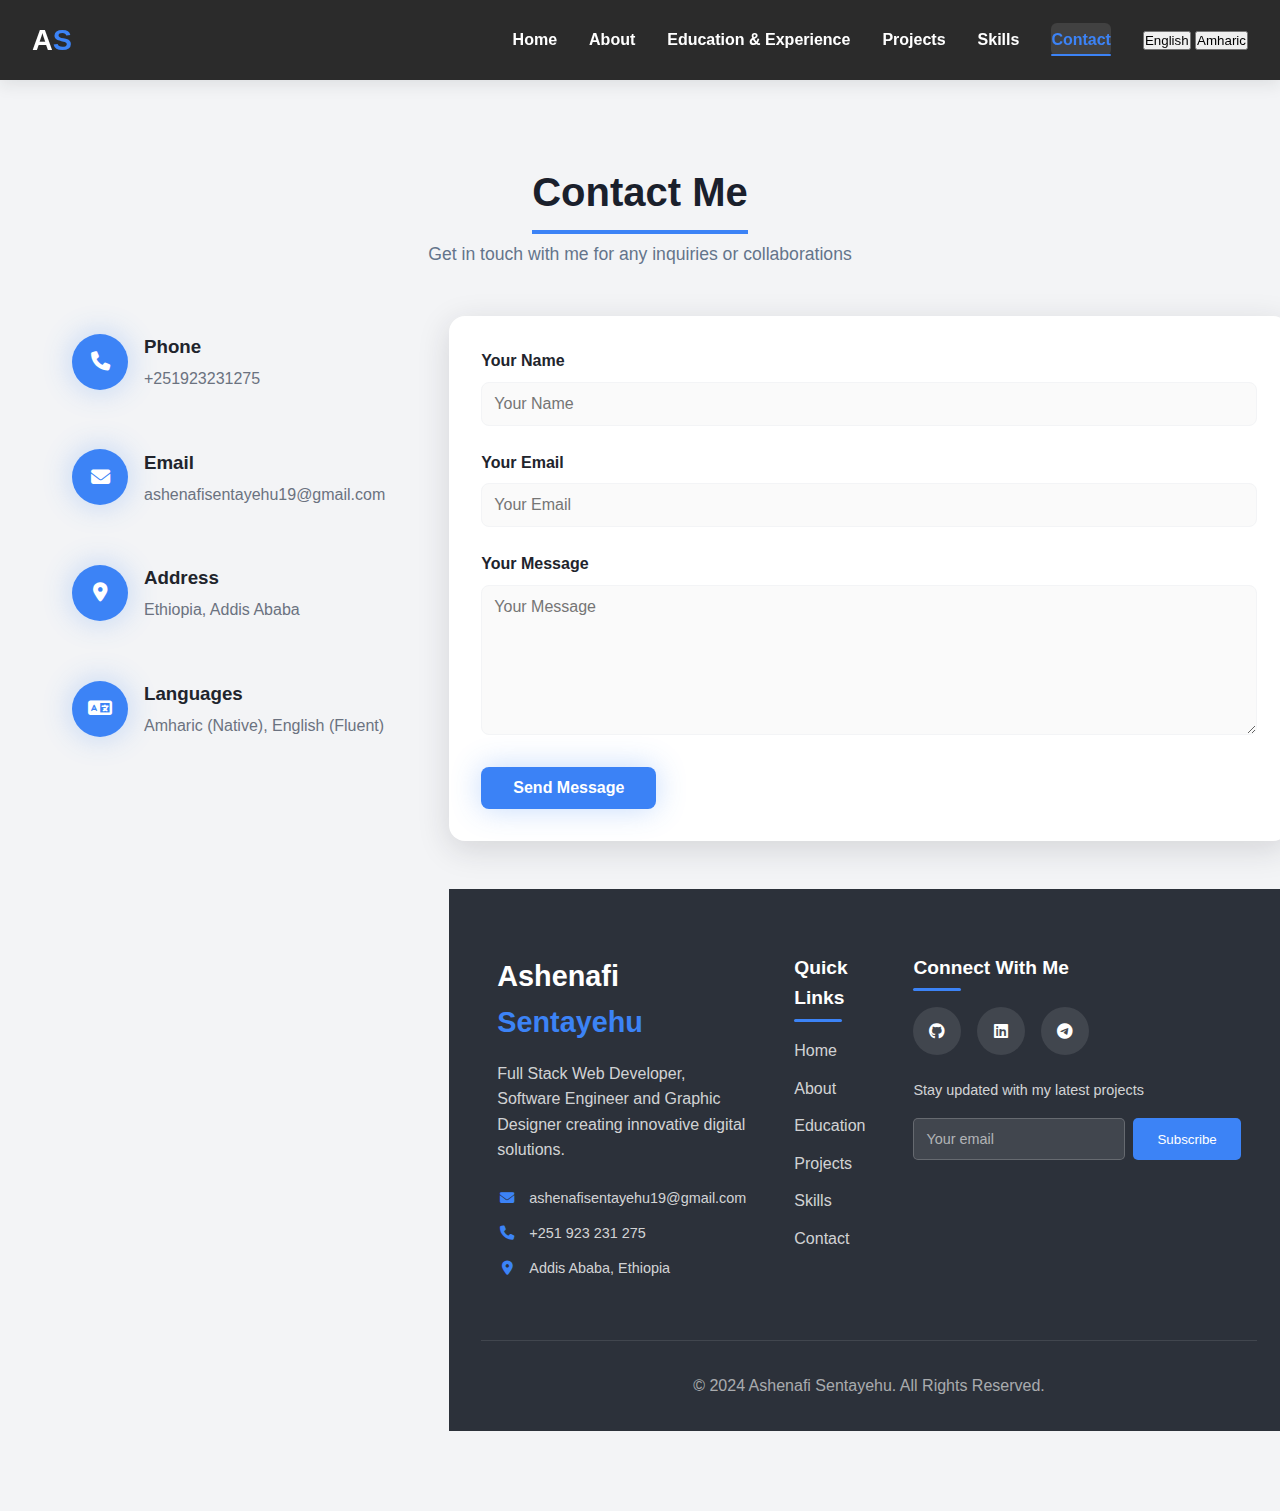
<file: pages/contact.html>
<!DOCTYPE html>
<html lang="en">
<head>
    <meta charset="UTF-8">
    <meta name="viewport" content="width=device-width, initial-scale=1.0">
    <title>Contact Me - Ashenafi Sentayehu</title>
    <meta name="description" content="Contact Ashenafi Sentayehu - Full Stack Web Developer, Software Engineer and Graphic Designer">
    
    <link rel="stylesheet" href="https://cdnjs.cloudflare.com/ajax/libs/font-awesome/6.4.0/css/all.min.css">
    <link rel="stylesheet" href="../css/style.css">
    <link rel="stylesheet" href="../css/header.css">
    <link rel="stylesheet" href="../css/contact.css">
    <link rel="stylesheet" href="../css/footer.css">
       <link rel="stylesheet" href="../css/responsive.css">
</head>
<body>
    <!-- Header -->
    <header id="header">
        <nav>
            <a href="../index.html" class="logo">A<span>S</span></a>
            <ul class="nav-links" id="navLinks">
                <li><a href="../index.html" data-original-text="Home">Home</a></li>
                <li><a href="about.html" data-original-text="About">About</a></li>
                <li><a href="education.html" data-original-text="Education & Experience">Education & Experience</a></li>
                <li><a href="projects.html" data-original-text="Projects">Projects</a></li>
                <li><a href="skills.html" data-original-text="Skills">Skills</a></li>
                <li><a href="contact.html" class="active" data-original-text="Contact">Contact</a></li>
                <li class="language-switcher">
                    <button class="language-btn active" data-lang="en">English</button>
                    <button class="language-btn" data-lang="am">Amharic</button>
                </li>
            </ul>
            <div class="hamburger" id="hamburger">
                <i class="fas fa-bars"></i>
            </div>
        </nav>
    </header>

    <!-- Contact Section -->
    <section class="contact-section" id="contact">
        <div class="container">
            <div class="section-title">
                <h2 data-en="Contact Me" data-am="ያግኙኝ">Contact Me</h2>
                <p data-en="Get in touch with me for any inquiries or collaborations" data-am="ለማንኛውም ጥያቄ ወይም ትብብር አግኙኝ">Get in touch with me for any inquiries or collaborations</p>
            </div>
            <div class="contact-content">
                <!-- Contact Info -->
                <div class="contact-info">
                    <div class="contact-item">
                        <div class="contact-icon"><i class="fas fa-phone"></i></div>
                        <div>
                            <h3 data-en="Phone" data-am="ስልክ">Phone</h3>
                            <p>+251923231275</p>
                        </div>
                    </div>
                    <div class="contact-item">
                        <div class="contact-icon"><i class="fas fa-envelope"></i></div>
                        <div>
                            <h3 data-en="Email" data-am="ኢሜይል">Email</h3>
                            <p>ashenafisentayehu19@gmail.com</p>
                        </div>
                    </div>
                    <div class="contact-item">
                        <div class="contact-icon"><i class="fas fa-map-marker-alt"></i></div>
                        <div>
                            <h3 data-en="Address" data-am="አድራሻ">Address</h3>
                            <p data-en="Ethiopia, Addis Ababa" data-am="ኢትዮጵያ፣ አዲስ አበባ">Ethiopia, Addis Ababa</p>
                        </div>
                    </div>
                    <div class="contact-item">
                        <div class="contact-icon"><i class="fas fa-language"></i></div>
                        <div>
                            <h3 data-en="Languages" data-am="ቋንቋዎች">Languages</h3>
                            <p data-en="Amharic (Native), English (Fluent)" data-am="አማርኛ (የእናት)፣ እንግሊዝኛ (ፈሳሽ)">Amharic (Native), English (Fluent)</p>
                        </div>
                    </div>
                </div>

               <form class="contact-form"
      action="https://formsubmit.co/ashenafisentayehu19@gmail.com"
      method="POST">

    <!-- Redirect after successful submit -->
    <input type="hidden" name="_next" value="https://ashenafi-sentayehu-portfolio.netlify.app/success.html">

    <!-- Disable captcha -->
    <input type="hidden" name="_captcha" value="false">

    <!-- Optional: Make the email look clean (table style) -->
    <input type="hidden" name="_template" value="table">

    <div class="form-group">
        <label for="name" data-en="Your Name" data-am="ስምዎ">Your Name</label>
        <input type="text" id="name" name="name" class="form-control" placeholder="Enter your name" required>
    </div>

    <div class="form-group">
        <label for="email" data-en="Your Email" data-am="ኢሜይልዎ">Your Email</label>
        <input type="email" id="email" name="email" class="form-control" placeholder="Enter your email" required>
    </div>

    <div class="form-group">
        <label for="message" data-en="Your Message" data-am="መልእክትዎ">Your Message</label>
        <textarea id="message" name="message" class="form-control" placeholder="Write your message" required></textarea>
    </div>

    <button type="submit" class="btn btn-primary" data-en="Send Message" data-am="መልእክት ይላኩ">Send Message</button>
</form>

<!-- Success Message -->
<div class="msg" id="successMessage"></div>


    <!-- Footer Container -->
    <div id="footer-container"></div>

    <script src="../js/main.js"></script>
    <script src="../js/navigation.js"></script>
    <script src="../js/animations.js"></script>
    <script src="../js/language-switcher.js"></script>
    
    <script>
        // Load footer using fetch
        document.addEventListener('DOMContentLoaded', function() {
            fetch('footer.html')
                .then(response => response.text())
                .then(data => {
                    document.getElementById('footer-container').innerHTML = data;
                    // Initialize footer functionality after loading
                    if (window.updateFooterLanguage) {
                        window.updateFooterLanguage();
                    }
                })
                .catch(error => {
                    console.error('Error loading footer:', error);
                });

            // Mobile Navigation Toggle
            const hamburger = document.getElementById('hamburger');
            const navLinks = document.getElementById('navLinks');

            hamburger.addEventListener('click', () => {
                navLinks.classList.toggle('active');
            });

            // Close mobile menu when clicking on a link
            document.querySelectorAll('.nav-links a').forEach(link => {
                link.addEventListener('click', () => {
                    navLinks.classList.remove('active');
                });
            });

            // Header scroll effect
            const header = document.getElementById('header');
            window.addEventListener('scroll', () => {
                if (window.scrollY > 50) {
                    header.classList.add('scrolled');
                } else {
                    header.classList.remove('scrolled');
                }
            });

            // Form submission message
            const form = document.querySelector(".contact-form");
            const msg = document.getElementById("successMessage");

            form.addEventListener("submit", () => {
                const currentLang = localStorage.getItem('preferredLanguage') || 'en';
                // Show success message immediately
                const successText = currentLang === 'en' 
                    ? 'Message sent successfully!' 
                    : 'መልእክት ተልኳል!';
                msg.textContent = successText;
                msg.style.display = "block";
                
                // Hide message after 3 seconds
                setTimeout(() => {
                    msg.style.display = "none";
                }, 3000);
            });

            // Scroll animations
            const observerOptions = {
                threshold: 0.1,
                rootMargin: '0px 0px -50px 0px'
            };

            const observer = new IntersectionObserver((entries) => {
                entries.forEach(entry => {
                    if (entry.isIntersecting) {
                        entry.target.classList.add('visible');
                        
                        // Animate child elements with delays
                        if (entry.target.classList.contains('contact-info')) {
                            const contactItems = entry.target.querySelectorAll('.contact-item');
                            contactItems.forEach((item, index) => {
                                setTimeout(() => {
                                    item.classList.add('visible');
                                }, 100 * index);
                            });
                        }
                        
                        if (entry.target.classList.contains('contact-form')) {
                            entry.target.classList.add('visible');
                        }
                    }
                });
            }, observerOptions);

            // Observe all animatable elements
            document.querySelectorAll('section, .section-title, .contact-info, .contact-form').forEach(element => {
                observer.observe(element);
            });
        });
    </script>
</body>

</html>
</file>
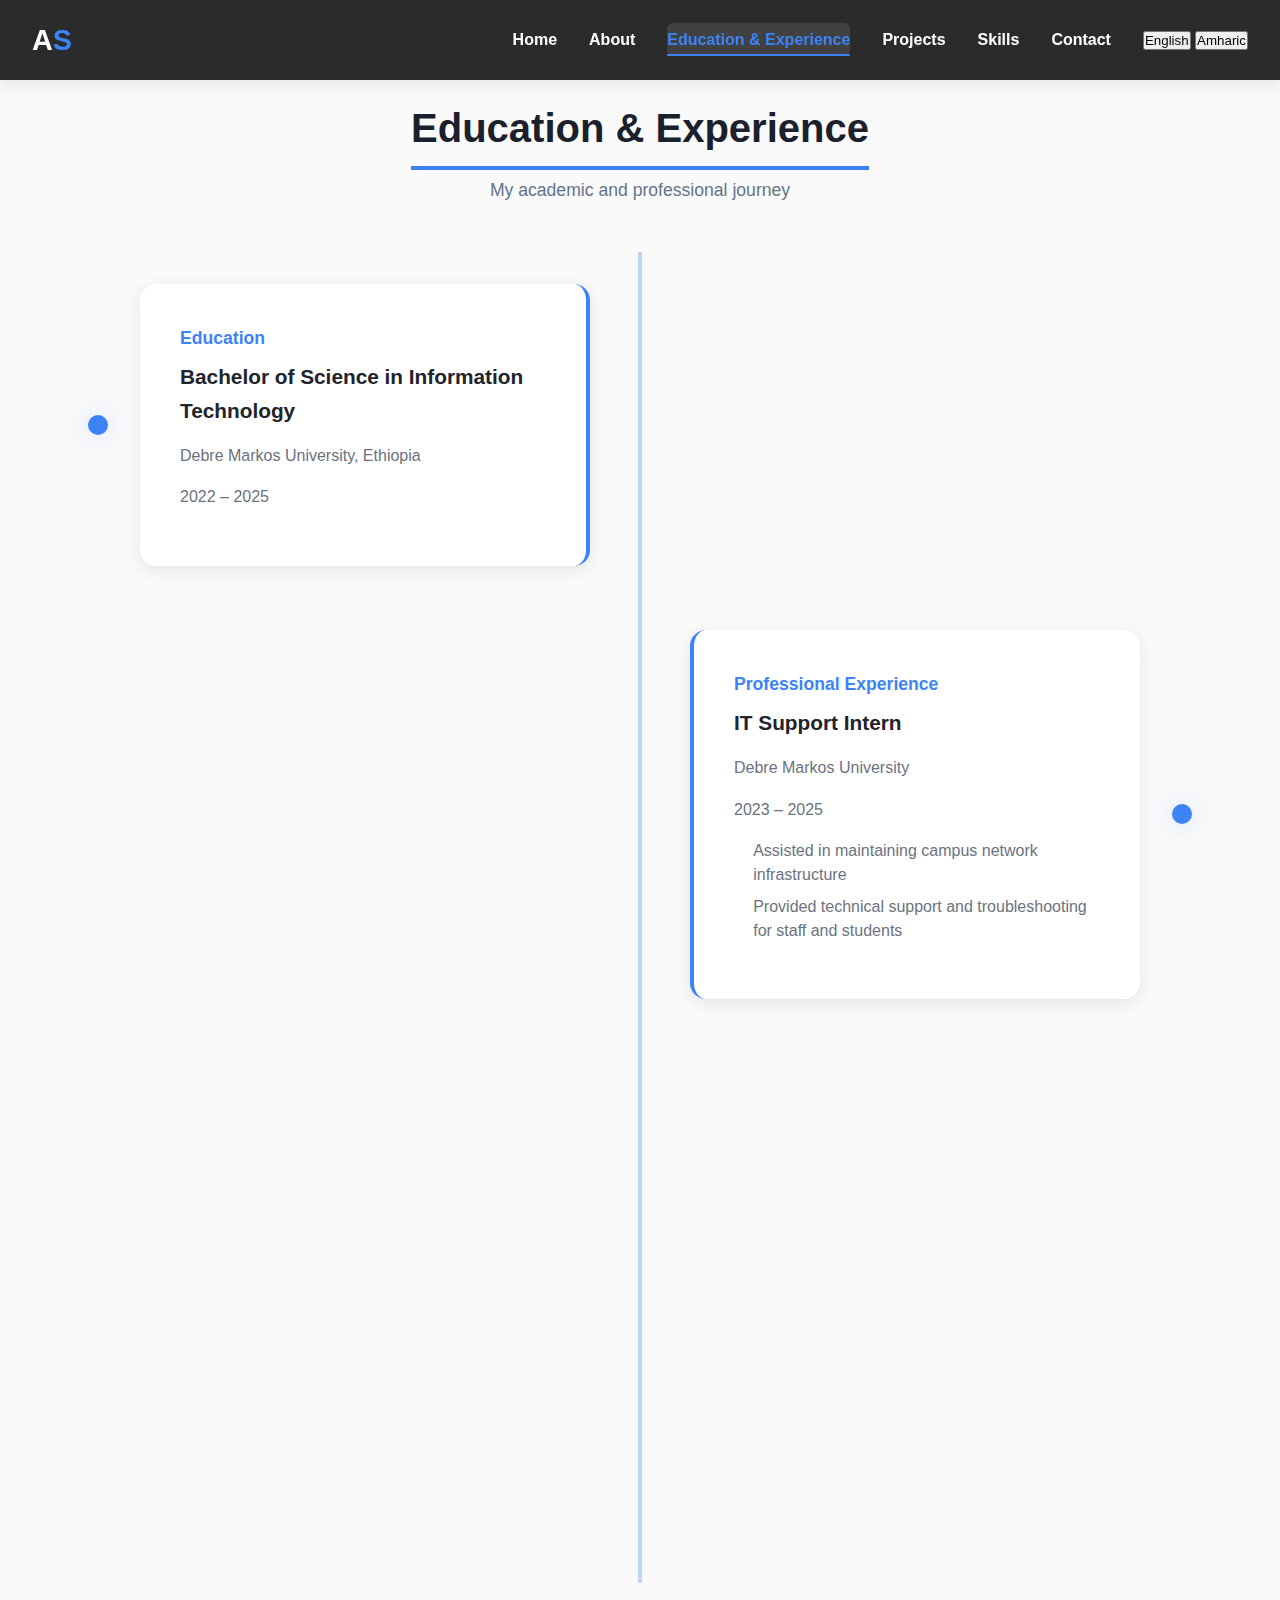
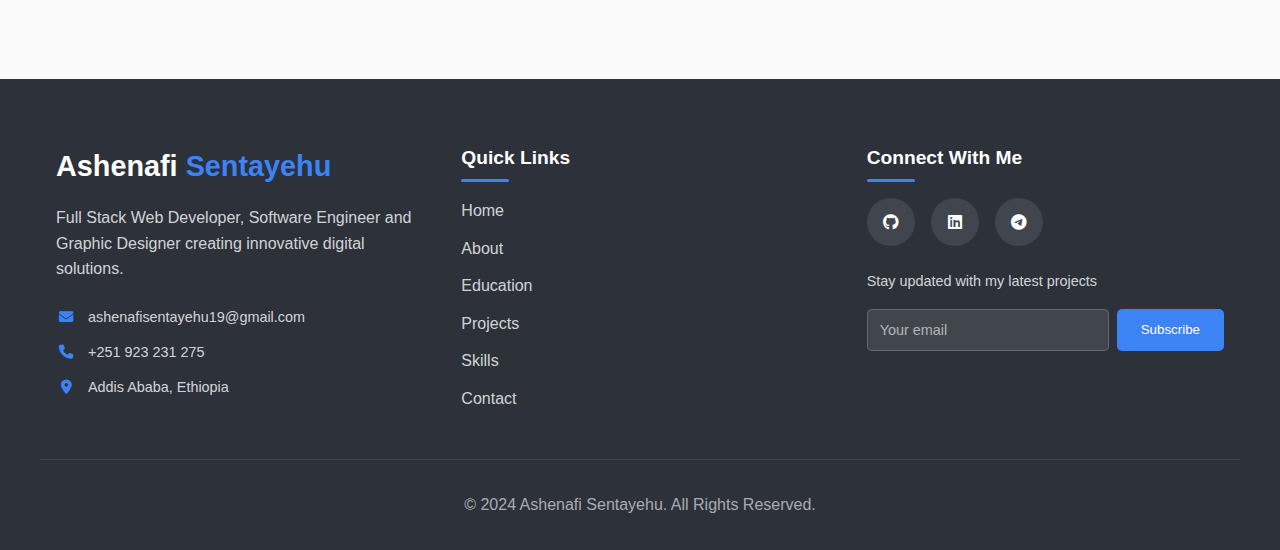
<file: pages/education.html>
<!DOCTYPE html>
<html lang="en">
<head>
    <meta charset="UTF-8">
    <meta name="viewport" content="width=device-width, initial-scale=1.0">
    <title>Education & Experience - Ashenafi Sentayehu</title>
    <meta name="description" content="Education background and professional experience of Ashenafi Sentayehu">
    
    <link rel="stylesheet" href="https://cdnjs.cloudflare.com/ajax/libs/font-awesome/6.4.0/css/all.min.css">
    <link rel="stylesheet" href="../css/style.css">
    <link rel="stylesheet" href="../css/header.css">
    <link rel="stylesheet" href="../css/education.css">
    <link rel="stylesheet" href="../css/footer.css">
</head>
<body>
    <!-- Header -->
    <header id="header">
        <nav>
            <a href="../index.html" class="logo">A<span>S</span></a>
            <ul class="nav-links" id="navLinks">
                <li><a href="../index.html" data-original-text="Home">Home</a></li>
                <li><a href="about.html" data-original-text="About">About</a></li>
                <li><a href="education.html" class="active" data-original-text="Education & Experience">Education & Experience</a></li>
                <li><a href="projects.html" data-original-text="Projects">Projects</a></li>
                <li><a href="skills.html" data-original-text="Skills">Skills</a></li>
                <li><a href="contact.html" data-original-text="Contact">Contact</a></li>
                <li class="language-switcher">
                    <button class="language-btn active" data-lang="en">English</button>
                    <button class="language-btn" data-lang="am">Amharic</button>
                </li>
            </ul>
            <div class="hamburger" id="hamburger">
                <i class="fas fa-bars"></i>
            </div>
        </nav>
    </header>

    <!-- Education & Experience Section -->
    <section id="education">
        <div class="container">
            <div class="section-title">
                <h2 data-en="Education & Experience" data-am="ትምህርት እና ልምድ">Education & Experience</h2>
                <p data-en="My academic and professional journey" data-am="የእኔ የትምህርት እና ሙያዊ ጉዞ">My academic and professional journey</p>
            </div>

            <div class="timeline">
                <!-- Education -->
                <div class="timeline-item">
                    <div class="timeline-content">
                        <h3 data-en="Education" data-am="ትምህርት">Education</h3>
                        <h4 data-en="Bachelor of Science in Information Technology" 
                            data-am="የሳይንስ ባችለር በመረጃ ቴክኖሎጂ">Bachelor of Science in Information Technology</h4>
                        <p data-en="Debre Markos University, Ethiopia" data-am="ደብረ ማርቆስ ዩኒቨርሲቲ፣ ኢትዮጵያ">Debre Markos University, Ethiopia</p>
                        <p>2022 – 2025</p>
                    </div>
                </div>

                <!-- Experience 1 -->
                <div class="timeline-item">
                    <div class="timeline-content">
                        <h3 data-en="Professional Experience" data-am="ሙያዊ ልምድ">Professional Experience</h3>
                        <h4 data-en="IT Support Intern" data-am="የመረጃ ቴክኖሎጂ ድጋፍ ልምምድ">IT Support Intern</h4>
                        <p data-en="Debre Markos University" data-am="ደብረ ማርቆስ ዩኒቨርሲቲ">Debre Markos University</p>
                        <p>2023 – 2025</p>
                        <ul>
                            <li data-en="Assisted in maintaining campus network infrastructure" 
                                data-am="የካምፓስ ኔትወርክ መሠረተ ልማት በመጠበቅ ረድቻለሁ">
                                Assisted in maintaining campus network infrastructure</li>
                            <li data-en="Provided technical support and troubleshooting for staff and students" 
                                data-am="ለሠራተኞች እና ተማሪዎች ቴክኒካል ድጋፍ እና ችግር መፍትሄ ሰጪ ነበር">
                                Provided technical support and troubleshooting for staff and students</li>
                        </ul>
                    </div>
                </div>

                <!-- Experience 2 -->
                <div class="timeline-item">
                    <div class="timeline-content">
                        <h3 data-en="Professional Experience" data-am="ሙያዊ ልምድ">Professional Experience</h3>
                        <h4 data-en="Full Stack Developer" data-am="ፉል ስታክ አበልጻጊ">Full Stack Developer</h4>
                        <p data-en="Prime Milston" data-am="ፕራይም ሚልስተን">Prime Milston</p>
                        <p>2023 – Present</p>
                        <ul>
                            <li data-en="Developed and maintained responsive web applications" 
                                data-am="ምላሽ የሚሰጡ ዌብ መተግበሪያዎችን አዘጋጅቻለሁ እና አሳልፌአለሁ">
                                Developed and maintained responsive web applications</li>
                            <li data-en="Collaborated with cross-functional teams to deliver high-quality software solutions" 
                                data-am="ከፍተኛ ጥራት ያላቸው የሶፍትዌር መፍትሄዎችን ለማቅረብ ከተለያዩ ቡድኖች ጋር ተባብሬ ሰርቻለሁ">
                                Collaborated with cross-functional teams to deliver high-quality software solutions</li>
                            <li data-en="Implemented modern UI/UX designs and optimized application performance" 
                                data-am="ዘመናዊ UI/UX ዲዛይኖችን አፈጻጸምኩ እና የመተግበሪያ አፈጻጸምን አሻሽቻለሁ">
                                Implemented modern UI/UX designs and optimized application performance</li>
                        </ul>
                    </div>
                </div>
            </div>
        </div>
    </section>

    <!-- Footer Container -->
    <div id="footer-container"></div>

    <script src="../js/main.js"></script>
    <script src="../js/navigation.js"></script>
    <script src="../js/animations.js"></script>
    <script src="../js/language-switcher.js"></script>
    
    <script>
        // Load footer using fetch
        document.addEventListener('DOMContentLoaded', function() {
            fetch('footer.html')
                .then(response => response.text())
                .then(data => {
                    document.getElementById('footer-container').innerHTML = data;
                    // Initialize footer functionality after loading
                    if (window.updateFooterLanguage) {
                        window.updateFooterLanguage();
                    }
                })
                .catch(error => {
                    console.error('Error loading footer:', error);
                });

            // Timeline animation
            const timelineItems = document.querySelectorAll('.timeline-item');
            
            function checkTimelineItems() {
                const triggerBottom = window.innerHeight * 0.8;
                
                timelineItems.forEach(item => {
                    const itemTop = item.getBoundingClientRect().top;
                    
                    if (itemTop < triggerBottom) {
                        item.classList.add('visible');
                    } else {
                        item.classList.remove('visible');
                    }
                });
            }
            
            // Initial check
            checkTimelineItems();
            
            // Check on scroll
            window.addEventListener('scroll', checkTimelineItems);
        });
    </script>
</body>
</html>
</file>
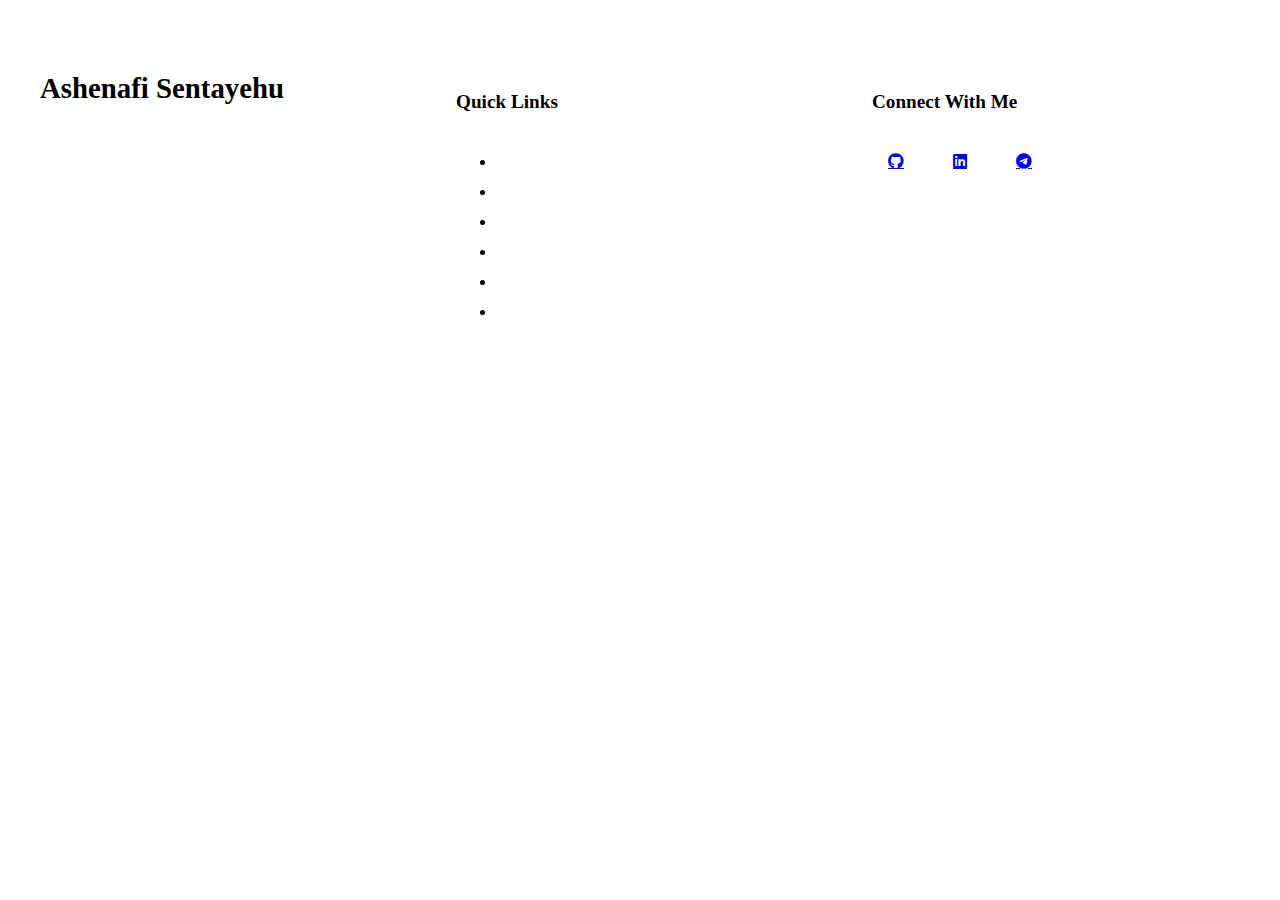
<file: pages/footer.html>
<!DOCTYPE html>
<html lang="en">
<head>
    <meta charset="UTF-8">
    <meta name="viewport" content="width=device-width, initial-scale=1.0">
    <title>Footer - Ashenafi Sentayehu</title>
    <link rel="stylesheet" href="../css/footer.css">
    <link rel="stylesheet" href="https://cdnjs.cloudflare.com/ajax/libs/font-awesome/6.4.0/css/all.min.css">
    <style>
        /* Additional footer styles */
        .footer-contact {
            margin-top: 1.5rem;
        }

        .footer-contact p {
            display: flex;
            align-items: center;
            margin-bottom: 0.75rem;
            color: rgba(255, 255, 255, 0.8);
            font-size: 0.9rem;
        }

        .footer-contact i {
            color: var(--primary);
            margin-right: 0.75rem;
            width: 20px;
            text-align: center;
        }

        .footer-newsletter {
            margin-top: 1.5rem;
        }

        .footer-newsletter p {
            color: rgba(255, 255, 255, 0.8);
            margin-bottom: 1rem;
            font-size: 0.9rem;
        }

        .newsletter-form {
            display: flex;
            gap: 0.5rem;
        }

        .newsletter-input {
            flex: 1;
            padding: 0.75rem;
            border: 1px solid rgba(255, 255, 255, 0.2);
            border-radius: 5px;
            background: rgba(255, 255, 255, 0.1);
            color: var(--primary-foreground);
            font-size: 0.9rem;
            transition: var(--transition);
        }

        .newsletter-input:focus {
            outline: none;
            border-color: var(--primary);
        }

        .newsletter-input::placeholder {
            color: rgba(255, 255, 255, 0.6);
        }

        .newsletter-btn {
            padding: 0.75rem 1.5rem;
            background: var(--primary);
            color: white;
            border: none;
            border-radius: 5px;
            cursor: pointer;
            transition: var(--transition);
            font-weight: 500;
            white-space: nowrap;
        }

        .newsletter-btn:hover {
            background: var(--primary-dark);
        }

        /* Mobile responsiveness */
        @media (max-width: 768px) {
            .newsletter-form {
                flex-direction: column;
            }
            
            .newsletter-btn {
                width: 100%;
            }
        }
    </style>
</head>
<body>
    <!-- Footer -->
    <footer>
        <div class="footer-content">
            <div class="footer-about">
                <div class="footer-logo">Ashenafi <span>Sentayehu</span></div>
                <p data-en="Full Stack Web Developer, Software Engineer and Graphic Designer creating innovative digital solutions." data-am="ፉል ስታክ ዌብ አበልጻጊ፣ ሶፍትዌር ምህንድስና እና ግራፊክ ዲዛይነር ሰዓሊ ዲጂታል መፍትሄዎችን መፍጠር።">
                    Full Stack Web Developer, Software Engineer and Graphic Designer creating innovative digital solutions.
                </p>
                <div class="footer-contact">
                    <p><i class="fas fa-envelope"></i> ashenafisentayehu19@gmail.com</p>
                    <p><i class="fas fa-phone"></i> +251 923 231 275</p>
                    <p><i class="fas fa-map-marker-alt"></i> <span data-en="Addis Ababa, Ethiopia" data-am="አዲስ አበባ፣ ኢትዮጵያ">Addis Ababa, Ethiopia</span></p>
                </div>
            </div>
            
            <div class="footer-links">
                <h3 data-en="Quick Links" data-am="ፈጣን አገናኞች">Quick Links</h3>
                <ul>
                    <li><a href="../index.html" data-en="Home" data-am="መነሻ">Home</a></li>
                    <li><a href="pages/about.html" data-en="About" data-am="ስለ እኔ">About</a></li>
                    <li><a href="pages/education.html" data-en="Education" data-am="ትምህርት">Education</a></li>
                    <li><a href="pages/projects.html" data-en="Projects" data-am="ፕሮጀክቶች">Projects</a></li>
                    <li><a href="pages/skills.html" data-en="Skills" data-am="ችሎታዎች">Skills</a></li>
                    <li><a href="pages/contact.html" data-en="Contact" data-am="አግኙኝ">Contact</a></li>
                </ul>
            </div>
            
            <div class="footer-social">
                <h3 data-en="Connect With Me" data-am="ተከተሉኝ">Connect With Me</h3>
                <div class="social-icons">
                    <a href="https://github.com/Ashupido/" target="_blank" title="GitHub">
                        <i class="fab fa-github"></i>
                    </a>
                    <a href="https://www.linkedin.com/in/ashenafi-sentayehu-924830377" target="_blank" title="LinkedIn">
                        <i class="fab fa-linkedin"></i>
                    </a>
                      <a href="https://t.me/Ashupido21" target="_blank" title="Telegram">
        <i class="fab fa-telegram"></i>
    </a>
                   
                </div>
                
                <div class="footer-newsletter">
                    <p data-en="Stay updated with my latest projects" data-am="ከእኔ ጋር በማይቀሩ አዳዲስ ፕሮጀክቶች ይታወቁ">Stay updated with my latest projects</p>
                    <form class="newsletter-form">
                        <input type="email" class="newsletter-input" placeholder="Your email" required data-en-placeholder="Your email" data-am-placeholder="ኢሜይልዎ">
                        <button type="submit" class="newsletter-btn" data-en="Subscribe" data-am="ይመዝገቡ">Subscribe</button>
                    </form>
                </div>
            </div>
        </div>
        
        <div class="copyright">
            <p>&copy; 2024 Ashenafi Sentayehu. <span data-en="All Rights Reserved" data-am="ሁሉም መብቶች የተጠበቁ ናቸው">All Rights Reserved</span>.</p>
        </div>
    </footer>

    <script>
        // Footer-specific functionality
        document.addEventListener('DOMContentLoaded', function() {
            // Initialize footer language based on saved preference
            updateFooterLanguage();
            
            // Newsletter form submission
            const newsletterForm = document.querySelector('.newsletter-form');
            if (newsletterForm) {
                newsletterForm.addEventListener('submit', function(e) {
                    e.preventDefault();
                    const email = this.querySelector('.newsletter-input').value;
                    const currentLang = localStorage.getItem('preferredLanguage') || 'en';
                    
                    // Simple validation
                    if (email && email.includes('@')) {
                        alert(currentLang === 'en' 
                            ? 'Thank you for subscribing!' 
                            : 'ለምዝገባዎ አመሰግናለሁ!');
                        this.reset();
                    } else {
                        alert(currentLang === 'en' 
                            ? 'Please enter a valid email address.' 
                            : 'እባክዎ ትክክለኛ ኢሜይል ያስገቡ።');
                    }
                });
            }

            // Update newsletter placeholder based on language
            updateNewsletterPlaceholder();
        });

        // Function to update footer language
        function updateFooterLanguage() {
            const lang = localStorage.getItem('preferredLanguage') || 'en';
            const footerElements = document.querySelectorAll('footer [data-en]');
            
            footerElements.forEach(element => {
                if (element.dataset[lang]) {
                    element.textContent = element.dataset[lang];
                }
            });
            
            updateNewsletterPlaceholder();
        }

        // Update newsletter placeholder
        function updateNewsletterPlaceholder() {
            const lang = localStorage.getItem('preferredLanguage') || 'en';
            const newsletterInput = document.querySelector('.newsletter-input');
            
            if (newsletterInput && newsletterInput.dataset[`${lang}Placeholder`]) {
                newsletterInput.placeholder = newsletterInput.dataset[`${lang}Placeholder`];
            }
        }

        // Listen for language changes
        window.addEventListener('storage', function(e) {
            if (e.key === 'preferredLanguage') {
                updateFooterLanguage();
            }
        });

        // Expose function for external access
        window.updateFooterLanguage = updateFooterLanguage;
    </script>
</body>
</html>
</file>
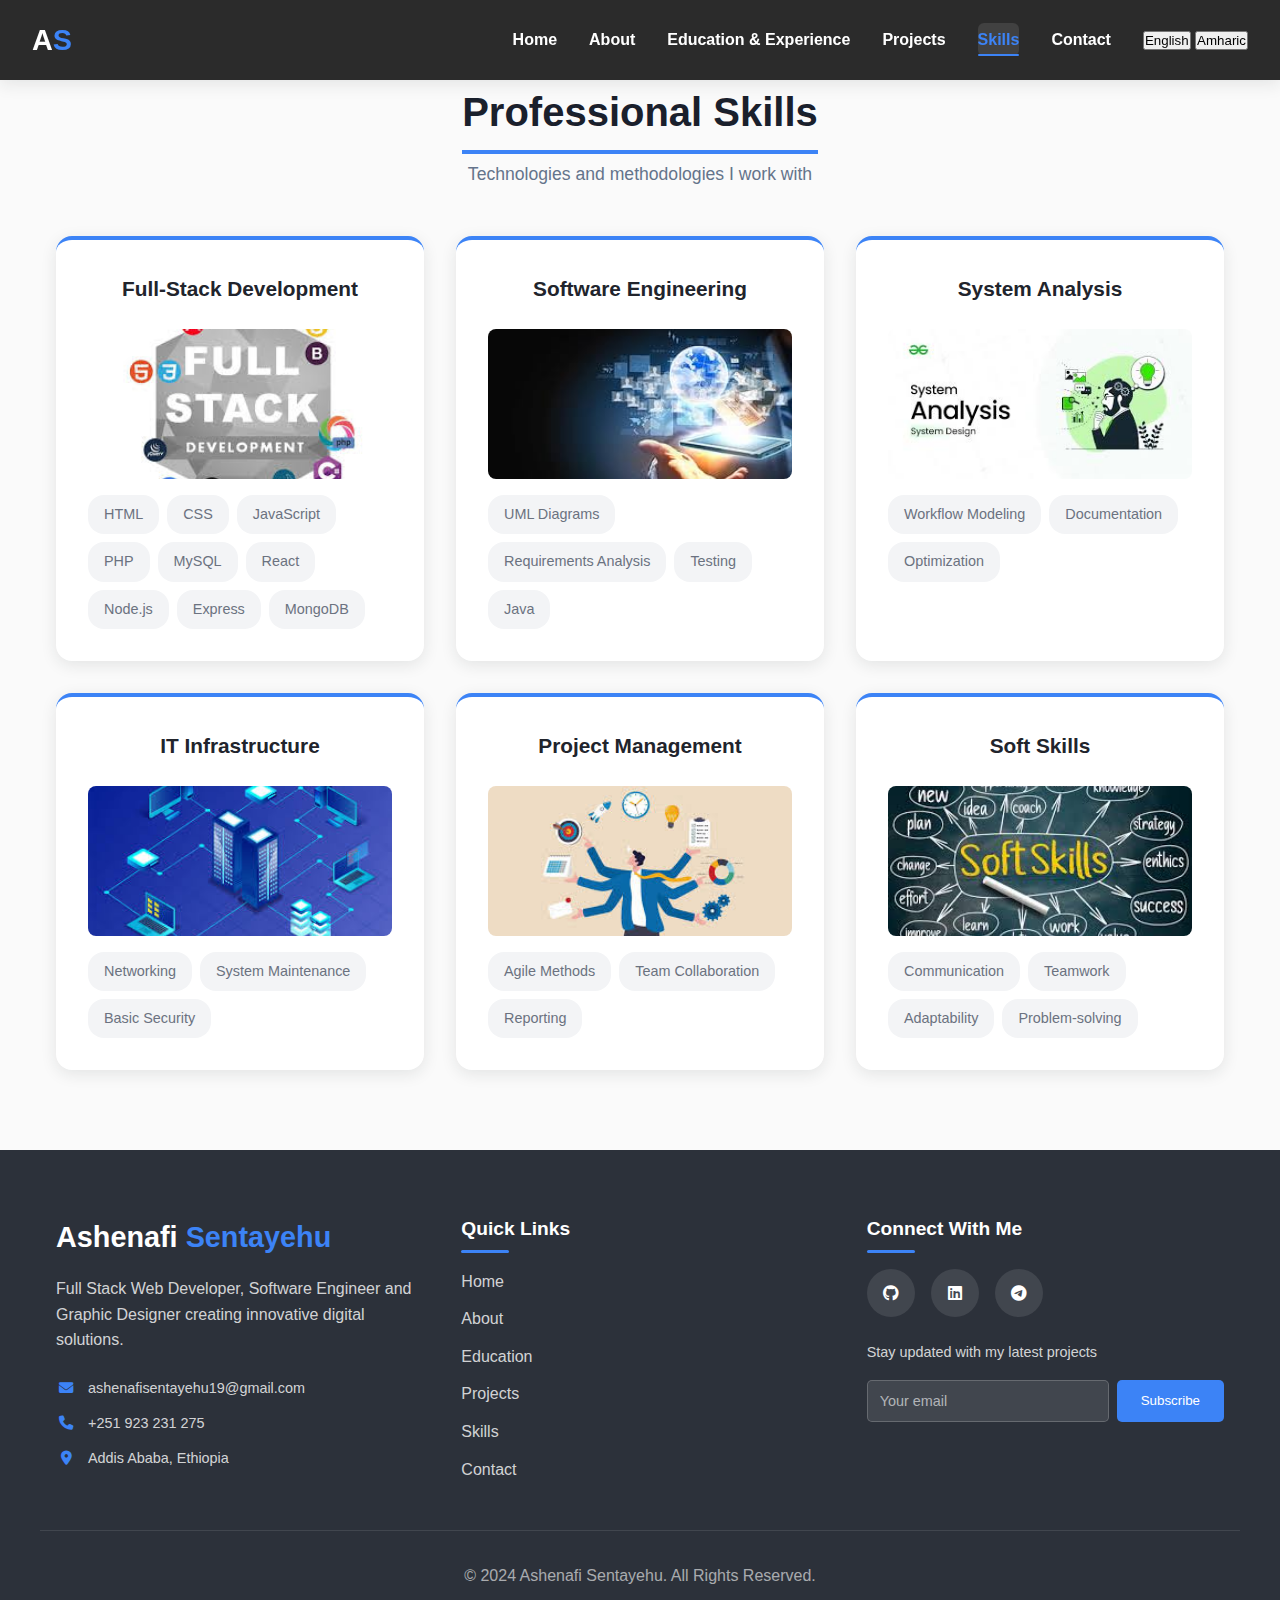
<file: pages/skills.html>
<!DOCTYPE html>
<html lang="en">
<head>
    <meta charset="UTF-8">
    <meta name="viewport" content="width=device-width, initial-scale=1.0">
    <title>Skills - Ashenafi Sentayehu | Full Stack Developer</title>
    <meta name="description" content="Technical and professional skills of Ashenafi Sentayehu">
    
    <link rel="stylesheet" href="https://cdnjs.cloudflare.com/ajax/libs/font-awesome/6.4.0/css/all.min.css">
    <link rel="stylesheet" href="../css/style.css">
    <link rel="stylesheet" href="../css/header.css">
    <link rel="stylesheet" href="../css/skills.css">
    <link rel="stylesheet" href="../css/footer.css">
</head>
<body>
    <!-- Header -->
    <header id="header">
        <nav>
            <a href="../index.html" class="logo">A<span>S</span></a>
            <ul class="nav-links" id="navLinks">
                <li><a href="../index.html" data-original-text="Home">Home</a></li>
                <li><a href="about.html" data-original-text="About">About</a></li>
                <li><a href="education.html" data-original-text="Education & Experience">Education & Experience</a></li>
                <li><a href="projects.html" data-original-text="Projects">Projects</a></li>
                <li><a href="skills.html" class="active" data-original-text="Skills">Skills</a></li>
                <li><a href="contact.html" data-original-text="Contact">Contact</a></li>
                <li class="language-switcher">
                    <button class="language-btn active" data-lang="en">English</button>
                    <button class="language-btn" data-lang="am">Amharic</button>
                </li>
            </ul>
            <div class="hamburger" id="hamburger">
                <i class="fas fa-bars"></i>
            </div>
        </nav>
    </header>

    <!-- Skills Section -->
    <section id="skills">
        <div class="container">
            <div class="section-title">
                <h2 data-en="Professional Skills" data-am="ሙያዊ ችሎታዎች">Professional Skills</h2>
                <p data-en="Technologies and methodologies I work with" data-am="የምሰራባቸው ቴክኖሎጂዎች እና ዘዴዎች">Technologies and methodologies I work with</p>
            </div>
            <div class="skills-category-grid">
                <div class="skill-category">
                    <h3 data-en="Full-Stack Development" data-am="ፉል ስታክ አበልጻጊነት">Full-Stack Development</h3>
                    <img src="../images/full stack.jpg" alt="Full-Stack Development">
                    <div class="skill-list">
                        <span class="skill-tag">HTML</span>
                        <span class="skill-tag">CSS</span>
                        <span class="skill-tag">JavaScript</span>
                        <span class="skill-tag">PHP</span>
                        <span class="skill-tag">MySQL</span>
                        <span class="skill-tag">React</span>
                        <span class="skill-tag">Node.js</span>
                        <span class="skill-tag">Express</span>
                        <span class="skill-tag">MongoDB</span>
                    </div>
                </div>
                <div class="skill-category">
                    <h3 data-en="Software Engineering" data-am="ሶፍትዌር ምህንድስና">Software Engineering</h3>
                    <img src="../images/software.jpg" alt="Software Engineering">
                    <div class="skill-list">
                        <span class="skill-tag">UML Diagrams</span>
                        <span class="skill-tag">Requirements Analysis</span>
                        <span class="skill-tag">Testing</span>
                        <span class="skill-tag">Java</span>
                    </div>
                </div>
                <div class="skill-category">
                    <h3 data-en="System Analysis" data-am="ሲስተም ትንተና">System Analysis</h3>
                    <img src="../images/system analysis.jpg" alt="System Analysis">
                    <div class="skill-list">
                        <span class="skill-tag">Workflow Modeling</span>
                        <span class="skill-tag">Documentation</span>
                        <span class="skill-tag">Optimization</span>
                    </div>
                </div>
                <div class="skill-category">
                    <h3 data-en="IT Infrastructure" data-am="የመረጃ ቴክኖሎጂ መሠረተ ልማት">IT Infrastructure</h3>
                    <img src="../images/it infrastructure.jpg" alt="IT Infrastructure">
                    <div class="skill-list">
                        <span class="skill-tag">Networking</span>
                        <span class="skill-tag">System Maintenance</span>
                        <span class="skill-tag">Basic Security</span>
                    </div>
                </div>
                <div class="skill-category">
                    <h3 data-en="Project Management" data-am="ፕሮጀክት አስተዳደር">Project Management</h3>
                    <img src="../images/project management.jpg" alt="Project Management">
                    <div class="skill-list">
                        <span class="skill-tag">Agile Methods</span>
                        <span class="skill-tag">Team Collaboration</span>
                        <span class="skill-tag">Reporting</span>
                    </div>
                </div>
                <div class="skill-category">
                    <h3 data-en="Soft Skills" data-am="ልምድ ችሎታዎች">Soft Skills</h3>
                    <img src="../images/soft skills.jpg" alt="Soft Skills">
                    <div class="skill-list">
                        <span class="skill-tag" data-en="Communication" data-am="መግባባት">Communication</span>
                        <span class="skill-tag" data-en="Teamwork" data-am="ቡድን ሥራ">Teamwork</span>
                        <span class="skill-tag" data-en="Adaptability" data-am="ማስተካከል">Adaptability</span>
                        <span class="skill-tag" data-en="Problem-solving" data-am="ችግር መፍታት">Problem-solving</span>
                    </div>
                </div>
            </div>
        </div>
    </section>

    <!-- Footer Container -->
    <div id="footer-container"></div>

    <script src="../js/main.js"></script>
    <script src="../js/navigation.js"></script>
    <script src="../js/animations.js"></script>
    <script src="../js/language-switcher.js"></script>
    
    <script>
        // Load footer using fetch
        document.addEventListener('DOMContentLoaded', function() {
            fetch('footer.html')
                .then(response => response.text())
                .then(data => {
                    document.getElementById('footer-container').innerHTML = data;
                    // Initialize footer functionality after loading
                    if (window.updateFooterLanguage) {
                        window.updateFooterLanguage();
                    }
                })
                .catch(error => {
                    console.error('Error loading footer:', error);
                });
        });
    </script>
</body>
</html>
</file>
<file: css/style.css>
/* CSS Variables - Design System */
:root {
    --primary: hsl(217, 91%, 60%);
    --primary-hover: hsl(217, 91%, 55%);
    --primary-foreground: hsl(0, 0%, 100%);
    --secondary: hsl(220, 14%, 20%);
    --secondary-hover: hsl(220, 14%, 25%);
    --background: hsl(0, 0%, 98%);
    --foreground: hsl(220, 15%, 15%);
    --muted: hsl(220, 14%, 96%);
    --muted-foreground: hsl(220, 9%, 46%);
    --card: hsl(0, 0%, 100%);
    --nav-bg: hsl(220, 15%, 8%);
    --footer-bg: hsl(220, 14%, 20%);
    
    /* Shadows */
    --shadow-sm: 0 2px 8px hsla(220, 15%, 15%, 0.05);
    --shadow-md: 0 4px 16px hsla(220, 15%, 15%, 0.1);
    --shadow-lg: 0 8px 32px hsla(220, 15%, 15%, 0.15);
    --shadow-glow: 0 0 30px hsla(217, 91%, 60%, 0.3);
    --shadow-glow-lg: 0 0 50px hsla(217, 91%, 60%, 0.4);
    --shadow-hover: 0 12px 40px hsla(220, 15%, 15%, 0.2);
    
    /* Transitions */
    --transition: all 0.3s cubic-bezier(0.4, 0, 0.2, 1);
    --transition-bounce: all 0.4s cubic-bezier(0.68, -0.55, 0.265, 1.55);
}

/* Base Styles */
* {
    margin: 0;
    padding: 0;
    box-sizing: border-box;
}

html {
    scroll-behavior: smooth;
    height: -webkit-fill-available;
}

body {
    font-family: 'Segoe UI', Tahoma, Geneva, Verdana, sans-serif;
    line-height: 1.6;
    color: var(--foreground);
    background-color: var(--background);
    overflow-x: hidden;
    min-height: 100vh;
    min-height: -webkit-fill-available;
}

a {
    text-decoration: none;
    color: inherit;
}

ul {
    list-style: none;
}

img {
    max-width: 100%;
    display: block;
}

/* Container */
.container {
    max-width: 1200px;
    margin: 0 auto;
    padding: 0 2rem;
}

/* Header Styles */
header {
    background: var(--nav-bg);
    color: var(--primary-foreground);
    position: fixed;
    top: 0;
    left: 0;
    right: 0;
    z-index: 1000;
    transition: var(--transition);
}

header.scrolled {
    background: var(--nav-bg);
    box-shadow: var(--shadow-lg);
}

.header-content {
    display: flex;
    align-items: center;
    justify-content: space-between;
    padding: 1rem 0;
}

.logo {
    font-size: 1.5rem;
    font-weight: 700;
    color: var(--primary-foreground);
    z-index: 1002;
}

/* Navigation */
.nav-container {
    display: flex;
    align-items: center;
    gap: 2rem;
}

.nav-links {
    display: flex;
    align-items: center;
    gap: 2rem;
}

.nav-links a {
    color: var(--primary-foreground);
    font-weight: 500;
    transition: var(--transition);
    padding: 0.5rem 1rem;
    border-radius: 0.375rem;
}

.nav-links a:hover,
.nav-links a.active {
    color: var(--primary);
    background: rgba(255, 255, 255, 0.1);
}

/* Language Switcher */
.language-switcher {
    position: relative;
    z-index: 1002;
}

.lang-btn {
    background: transparent;
    border: 2px solid var(--primary-foreground);
    color: var(--primary-foreground);
    padding: 0.5rem 1rem;
    border-radius: 0.375rem;
    cursor: pointer;
    display: flex;
    align-items: center;
    gap: 0.5rem;
    transition: var(--transition);
    font-weight: 500;
}

.lang-btn:hover {
    background: var(--primary-foreground);
    color: var(--nav-bg);
}

.lang-dropdown {
    position: absolute;
    top: 100%;
    right: 0;
    background: var(--card);
    border-radius: 0.5rem;
    box-shadow: var(--shadow-lg);
    min-width: 120px;
    opacity: 0;
    visibility: hidden;
    transform: translateY(-10px);
    transition: var(--transition);
    z-index: 1001;
}

.lang-dropdown.active {
    opacity: 1;
    visibility: visible;
    transform: translateY(0);
}

.lang-option {
    padding: 0.75rem 1rem;
    cursor: pointer;
    transition: var(--transition);
    color: var(--foreground);
    border-bottom: 1px solid var(--muted);
}

.lang-option:last-child {
    border-bottom: none;
}

.lang-option:hover {
    background: var(--primary);
    color: var(--primary-foreground);
}

/* Hamburger Menu */
.hamburger {
    display: none;
    flex-direction: column;
    cursor: pointer;
    padding: 0.5rem;
    background: none;
    border: none;
    z-index: 1002;
}

.hamburger span {
    display: block;
    width: 25px;
    height: 3px;
    background: var(--primary-foreground);
    margin: 3px 0;
    transition: var(--transition);
    border-radius: 2px;
}

.hamburger.active span:nth-child(1) {
    transform: rotate(45deg) translate(6px, 6px);
}

.hamburger.active span:nth-child(2) {
    opacity: 0;
}

.hamburger.active span:nth-child(3) {
    transform: rotate(-45deg) translate(6px, -6px);
}

/* Section Styles */
section {
    padding: 5rem 2rem;
    opacity: 0;
    transform: translateY(30px);
    transition: opacity 0.8s ease, transform 0.8s ease;
}

section.visible {
    opacity: 1;
    transform: translateY(0);
}

.section-title {
    text-align: center;
    margin-bottom: 4rem;
    overflow: hidden;
}

.section-title h2 {
    font-size: 3rem;
    font-weight: 700;
    color: var(--foreground);
    margin-bottom: 1rem;
    position: relative;
    display: inline-block;
}

.section-title h2::after {
    content: '';
    position: absolute;
    width: 0;
    height: 4px;
    background: var(--primary);
    bottom: -10px;
    left: 0;
    transition: width 1s ease;
}

.section-title.visible h2::after {
    width: 100%;
}

.section-title p {
    font-size: 1.2rem;
    color: var(--muted-foreground);
}

/* Buttons */
.btn {
    display: inline-flex;
    align-items: center;
    justify-content: center;
    padding: 0.75rem 2rem;
    font-size: 1rem;
    font-weight: 600;
    border-radius: 0.5rem;
    transition: var(--transition-bounce);
    cursor: pointer;
    border: none;
    text-decoration: none;
    position: relative;
    overflow: hidden;
    z-index: 1;
}

.btn::before {
    content: '';
    position: absolute;
    top: 0;
    left: -100%;
    width: 100%;
    height: 100%;
    background: linear-gradient(90deg, transparent, rgba(255,255,255,0.3), transparent);
    transition: left 0.5s;
    z-index: -1;
}

.btn:hover::before {
    left: 100%;
}

.btn-primary {
    background: var(--primary);
    color: var(--primary-foreground);
    box-shadow: var(--shadow-glow);
}

.btn-primary:hover {
    background: var(--primary-hover);
    transform: translateY(-5px);
    box-shadow: var(--shadow-glow-lg);
}

.btn-outline {
    background: transparent;
    color: var(--primary-foreground);
    border: 2px solid var(--primary-foreground);
    backdrop-filter: blur(10px);
}

.btn-outline:hover {
    background: var(--primary-foreground);
    color: var(--secondary);
    transform: translateY(-5px);
}

/* Animations */
@keyframes float {
    0%, 100% { transform: translateY(0px); }
    50% { transform: translateY(-15px); }
}

@keyframes fadeInUp {
    from { opacity: 0; transform: translateY(30px); }
    to { opacity: 1; transform: translateY(0); }
}

@keyframes slideInRight {
    from { opacity: 0; transform: translateX(50px); }
    to { opacity: 1; transform: translateX(0); }
}

@keyframes slideInLeft {
    from { opacity: 0; transform: translateX(-50px); }
    to { opacity: 1; transform: translateX(0); }
}

.animate-float { animation: float 6s ease-in-out infinite; }
.animate-fade-in-up { animation: fadeInUp 0.8s ease-out forwards; }
.animate-slide-in-right { animation: slideInRight 0.8s ease-out forwards; }
.animate-slide-in-left { animation: slideInLeft 0.8s ease-out forwards; }

/* Mobile Responsive Design */
@media (max-width: 992px) {
    .container {
        padding: 0 1.5rem;
    }

    .section-title h2 { 
        font-size: 2.5rem; 
    }
    
    section { 
        padding: 4rem 1rem; 
    }

    /* Mobile Navigation */
    .hamburger {
        display: flex;
    }
    
    .nav-container {
        gap: 1rem;
    }
    
    .nav-links {
        position: fixed;
        top: 0;
        right: -100%;
        width: 80%;
        max-width: 300px;
        height: 100vh;
        height: 100dvh;
        background: var(--nav-bg);
        flex-direction: column;
        align-items: center;
        justify-content: flex-start;
        padding-top: 5rem;
        transition: var(--transition);
        box-shadow: var(--shadow-lg);
        z-index: 1000;
        gap: 0;
    }
    
    .nav-links.active {
        right: 0;
        transform: translate3d(0, 0, 0);
    }
    
    .nav-links li {
        width: 100%;
        text-align: center;
    }
    
    .nav-links a {
        display: block;
        padding: 1rem 1.5rem;
        font-size: 1.1rem;
        border-bottom: 1px solid rgba(255, 255, 255, 0.1);
        width: 100%;
        min-height: 60px;
        display: flex;
        align-items: center;
        justify-content: center;
    }
    
    /* Language switcher in mobile menu */
    .nav-links .language-switcher {
        margin-top: 2rem;
        width: 100%;
        padding: 0 1.5rem;
    }
    
    .nav-links .lang-btn {
        width: 100%;
        justify-content: center;
    }
    
    .nav-links .lang-dropdown {
        position: static;
        opacity: 1;
        visibility: visible;
        transform: none;
        box-shadow: none;
        background: transparent;
        display: none;
    }
    
    .nav-links .lang-dropdown.active {
        display: block;
    }
    
    .nav-links .lang-option {
        color: var(--primary-foreground);
        border-bottom: 1px solid rgba(255, 255, 255, 0.1);
        text-align: center;
    }
    
    /* Prevent body scroll when menu is open */
    body.menu-open {
        overflow: hidden;
    }
    
    /* Backdrop overlay */
    .nav-links::before {
        content: '';
        position: fixed;
        top: 0;
        left: 0;
        width: 100vw;
        height: 100vh;
        background: rgba(0, 0, 0, 0.5);
        z-index: -1;
        opacity: 0;
        transition: opacity 0.3s ease;
    }
    
    .nav-links.active::before {
        opacity: 1;
    }
}

@media (max-width: 768px) {
    /* Base mobile adjustments */
    body {
        font-size: 14px;
        line-height: 1.5;
    }

    .container {
        padding: 0 1rem;
    }

    /* Section spacing for mobile */
    section {
        padding: 3rem 1rem;
    }

    /* Improved section titles for mobile */
    .section-title {
        margin-bottom: 2.5rem;
    }

    .section-title h2 {
        font-size: 2rem;
        margin-bottom: 0.5rem;
    }

    .section-title p {
        font-size: 1rem;
    }

    /* Better button sizing for touch */
    .btn {
        padding: 0.875rem 1.5rem;
        font-size: 0.9rem;
        min-height: 44px;
        min-width: 44px;
    }

    /* Enhanced hamburger menu */
    .hamburger {
        padding: 0.75rem;
    }

    .hamburger span {
        width: 30px;
        height: 3px;
    }

    /* Header adjustments */
    .header-content {
        padding: 0.75rem 0;
    }

    /* Improved mobile navigation */
    .nav-links {
        width: 85%;
        max-width: 280px;
        padding-top: 4rem;
    }

    /* Hide desktop language switcher */
    .nav-container .language-switcher {
        display: none;
    }
}

@media (max-width: 576px) {
    /* Extra small devices */
    section {
        padding: 2rem 1rem;
    }

    .section-title h2 {
        font-size: 1.75rem;
    }

    .section-title p {
        font-size: 0.9rem;
    }

    .btn {
        padding: 0.75rem 1.25rem;
        font-size: 0.85rem;
    }

    /* Even more compact navigation */
    .nav-links {
        width: 90%;
        padding-top: 3.5rem;
    }

    .nav-links a {
        padding: 0.875rem 1rem;
        font-size: 1rem;
    }

    .logo {
        font-size: 1.3rem;
    }
}

/* Mobile landscape orientation */
@media (max-height: 500px) and (max-width: 992px) {
    .nav-links {
        padding-top: 2rem;
    }

    .nav-links a {
        padding: 0.75rem 1.5rem;
    }
}

/* Safe area insets for modern phones */
@supports(padding: max(0px)) {
    .container {
        padding-left: max(1rem, env(safe-area-inset-left));
        padding-right: max(1rem, env(safe-area-inset-right));
    }
    
    .nav-links {
        padding-top: max(4rem, env(safe-area-inset-top));
        padding-bottom: env(safe-area-inset-bottom);
    }
}

/* Reduced motion for accessibility */
@media (prefers-reduced-motion: reduce) {
    * {
        animation-duration: 0.01ms !important;
        animation-iteration-count: 1 !important;
        transition-duration: 0.01ms !important;
    }
    
    .animate-float,
    .animate-glow {
        animation: none;
    }
}

/* Touch device improvements */
@media (hover: none) and (pointer: coarse) {
    .btn:hover {
        transform: none;
    }

    .btn-primary:hover {
        transform: none;
        box-shadow: var(--shadow-glow);
    }

    /* Remove hover effects on touch devices */
    .nav-link:hover {
        color: inherit;
    }
}

/* Utility Classes */
.mobile-only {
    display: none !important;
}

.desktop-only {
    display: block !important;
}

.text-center-mobile {
    text-align: center;
}

@media (max-width: 768px) {
    .mobile-only {
        display: block !important;
    }
    
    .desktop-only {
        display: none !important;
    }
    
    .text-center-mobile {
        text-align: center;
    }
}
</file>
<file: css/header.css>
/* Header Variables */
:root {
  --header-height: 80px;
  --header-height-mobile: 70px;
  --header-padding: 1rem 2rem;
  --header-padding-mobile: 1rem 1.5rem;
  --nav-gap: 2rem;
  --nav-gap-mobile: 0.5rem;
  --logo-size: 1.8rem;
  --logo-size-mobile: 1.5rem;
  --nav-font-size: 1rem;
  --nav-font-size-mobile: 1.1rem;
  --hamburger-size: 1.8rem;
  --mobile-menu-padding: 2rem;
  --mobile-language-height: 100px;
}

/* Header Base Styles */
header {
  position: fixed;
  top: 0;
  left: 0;
  right: 0;
  z-index: 1000;
  background: rgba(20, 20, 20, 0.9);
  backdrop-filter: blur(10px);
  box-shadow: var(--shadow-md);
  transition: var(--transition);
  height: var(--header-height);
}

header.scrolled {
  background: rgba(20, 20, 20, 0.95);
  backdrop-filter: blur(20px);
  box-shadow: var(--shadow-lg);
}

nav {
  max-width: 1400px;
  margin: 0 auto;
  padding: var(--header-padding);
  display: flex;
  justify-content: space-between;
  align-items: center;
  height: 100%;
}

/* Logo */
.logo {
  font-size: var(--logo-size);
  font-weight: 700;
  color: var(--primary-foreground);
  transition: var(--transition);
  z-index: 1001;
}

.logo:hover {
  transform: scale(1.05);
  color: var(--primary);
}

.logo span {
  color: var(--primary);
}

/* Navigation Links */
.nav-links {
  display: flex;
  gap: var(--nav-gap);
  align-items: center;
  list-style: none;
  margin: 0;
  padding: 0;
}

.nav-links a {
  color: var(--primary-foreground);
  font-weight: 600;
  font-size: var(--nav-font-size);
  transition: var(--transition);
  position: relative;
  padding: 0.5rem 0;
  text-decoration: none;
  white-space: nowrap;
}

.nav-links a::after {
  content: '';
  position: absolute;
  bottom: 0;
  left: 0;
  width: 0;
  height: 2px;
  background: var(--primary);
  transition: var(--transition);
  border-radius: 2px;
}

.nav-links a:hover {
  color: var(--primary);
}

.nav-links a:hover::after {
  width: 100%;
}

/* Active navigation link */
.nav-links a.active {
  color: var(--primary);
}

.nav-links a.active::after {
  width: 100%;
}

/* Language Switcher */
.language-switcher-desktop {
  display: flex;
  gap: 0.5rem;
  margin-left: 1.5rem;
}

.language-switcher-mobile {
  display: none;
}

.language-buttons {
  display: flex;
  gap: 0.5rem;
}

.lang-btn {
  background: transparent;
  color: var(--primary-foreground);
  border: 1.5px solid var(--primary-foreground);
  padding: 0.5rem 1rem;
  border-radius: 0.375rem;
  cursor: pointer;
  transition: var(--transition);
  font-size: 0.9rem;
  font-weight: 600;
  min-width: 50px;
  text-align: center;
}

.lang-btn:hover,
.lang-btn.active {
  background: var(--primary);
  color: var(--primary-foreground);
  border-color: var(--primary);
  transform: translateY(-2px);
  box-shadow: var(--shadow-md);
}

/* Hamburger Menu */
.hamburger {
  display: none;
  cursor: pointer;
  background: none;
  border: none;
  color: var(--primary-foreground);
  font-size: var(--hamburger-size);
  padding: 0.5rem;
  transition: var(--transition);
  z-index: 1001;
  border-radius: 0.25rem;
}

.hamburger:hover {
  color: var(--primary);
  background: rgba(255, 255, 255, 0.1);
}

.hamburger.active {
  transform: rotate(90deg);
}

/* Mobile Styles */
@media (max-width: 992px) {
  header {
    height: var(--header-height-mobile);
  }
  
  nav {
    padding: var(--header-padding-mobile);
  }
  
  .logo {
    font-size: var(--logo-size-mobile);
  }
  
  .nav-links {
    display: none;
    flex-direction: column;
    position: fixed;
    top: var(--header-height-mobile);
    left: 0;
    right: 0;
    bottom: 0;
    background: rgba(20, 20, 20, 0.98);
    backdrop-filter: blur(20px);
    -webkit-backdrop-filter: blur(20px);
    padding: 0;
    margin: 0;
    gap: 0;
    overflow: hidden;
  }

  .nav-links.active {
    display: flex;
  }

  .hamburger {
    display: block;
  }
  
  .language-switcher-desktop {
    display: none;
  }
  
  /* Mobile Menu Content Area */
  .nav-links__content {
    flex: 1;
    overflow-y: auto;
    padding: var(--mobile-menu-padding);
    padding-bottom: calc(var(--mobile-menu-padding) + var(--mobile-language-height));
    display: flex;
    flex-direction: column;
  }

  .nav-links ul {
    list-style: none;
    margin: 0;
    padding: 0;
    flex: 1;
  }

  .nav-links li {
    opacity: 0;
    transform: translateY(-10px);
    border-bottom: 1px solid rgba(255, 255, 255, 0.1);
    transition: all 0.4s ease;
  }

  .nav-links li:last-child {
    border-bottom: none;
  }

  .nav-links a {
    display: block;
    padding: 1.25rem 1rem;
    font-size: var(--nav-font-size-mobile);
    transition: all 0.3s ease;
    position: relative;
    overflow: hidden;
    text-align: center;
    width: 100%;
  }

  .nav-links a::before {
    content: '';
    position: absolute;
    top: 0;
    left: -100%;
    width: 100%;
    height: 100%;
    background: linear-gradient(90deg, transparent, rgba(59, 130, 246, 0.1), transparent);
    transition: left 0.5s ease;
  }

  .nav-links a:hover::before {
    left: 100%;
  }
  
  /* Mobile Language Switcher - Fixed at Bottom */
  .language-switcher-mobile {
    display: flex;
    flex-direction: column;
    position: fixed;
    bottom: 0;
    left: 0;
    right: 0;
    background: rgba(20, 20, 20, 0.95);
    backdrop-filter: blur(20px);
    -webkit-backdrop-filter: blur(20px);
    margin: 0;
    padding: 1.5rem var(--mobile-menu-padding);
    border-top: 1px solid rgba(255, 255, 255, 0.3);
    opacity: 0;
    transform: translateY(20px);
    min-height: var(--mobile-language-height);
    z-index: 1002;
    box-shadow: 0 -5px 20px rgba(0, 0, 0, 0.3);
  }

  .language-switcher-mobile .language-buttons {
    justify-content: center;
    gap: 1rem;
  }

  .language-switcher-mobile .lang-btn {
    padding: 0.75rem 1.5rem;
    font-size: 1rem;
    border-radius: 0.5rem;
    min-width: 70px;
    flex: 1;
    max-width: 140px;
  }
}

/* Tablet Styles */
@media (max-width: 768px) and (min-width: 481px) {
  :root {
    --header-height-mobile: 65px;
    --mobile-menu-padding: 1.5rem;
    --mobile-language-height: 110px;
  }
  
  .nav-links a {
    padding: 1rem 0.75rem;
    font-size: 1rem;
  }
  
  .language-switcher-mobile {
    padding: 1.25rem var(--mobile-menu-padding);
  }
}

/* Small Mobile Styles */
@media (max-width: 480px) {
  :root {
    --header-height-mobile: 60px;
    --header-padding-mobile: 1rem;
    --mobile-menu-padding: 1rem;
    --mobile-language-height: 100px;
  }
  
  .nav-links a {
    padding: 0.875rem 0.5rem;
    font-size: 0.95rem;
  }
  
  .language-switcher-mobile {
    padding: 1rem var(--mobile-menu-padding);
  }
  
  .language-switcher-mobile .lang-btn {
    padding: 0.625rem 1rem;
    font-size: 0.9rem;
    min-width: 60px;
    max-width: 120px;
  }
  
  .language-switcher-mobile .language-buttons {
    gap: 0.75rem;
  }
}

/* Body scroll lock */
body.menu-open {
  overflow: hidden;
  position: fixed;
  width: 100%;
  height: 100%;
}

html.menu-open {
  overflow: hidden;
}

/* Enhanced Animations */
@keyframes slideInUp {
  from {
    opacity: 0;
    transform: translateY(20px);
  }
  to {
    opacity: 1;
    transform: translateY(0);
  }
}

/* Custom Scrollbar for Mobile Menu */
.nav-links__content::-webkit-scrollbar {
  width: 4px;
}

.nav-links__content::-webkit-scrollbar-track {
  background: rgba(255, 255, 255, 0.1);
  border-radius: 2px;
}

.nav-links__content::-webkit-scrollbar-thumb {
  background: var(--primary);
  border-radius: 2px;
}

.nav-links__content::-webkit-scrollbar-thumb:hover {
  background: var(--primary-hover);
}

/* Ensure language switcher is always visible and animated */
@media (max-width: 992px) {
  .language-switcher-mobile.active {
    opacity: 1;
    transform: translateY(0);
    transition: all 0.4s cubic-bezier(0.4, 0, 0.2, 1);
  }
  
  /* Make sure language switcher doesn't overlap with content */
  .nav-links__content {
    scroll-padding-bottom: var(--mobile-language-height);
    -webkit-overflow-scrolling: touch;
  }
}

/* Touch device optimizations */
@media (hover: none) and (pointer: coarse) {
  .nav-links a {
    padding: 1.5rem 1rem;
    min-height: 44px;
    display: flex;
    align-items: center;
    justify-content: center;
  }
  
  .hamburger {
    padding: 1rem;
    min-width: 44px;
    min-height: 44px;
    display: flex;
    align-items: center;
    justify-content: center;
  }
  
  .lang-btn {
    min-height: 44px;
    display: flex;
    align-items: center;
    justify-content: center;
  }
}

/* Reduced motion support */
@media (prefers-reduced-motion: reduce) {
  .nav-links li,
  .hamburger,
  header,
  .lang-btn {
    transition: none;
    animation: none;
  }
  
  .nav-links.active li {
    opacity: 1;
    transform: none;
  }
  
  .language-switcher-mobile {
    transition: none;
  }
}

/* High contrast support */
@media (prefers-contrast: high) {
  header {
    background: rgba(0, 0, 0, 0.95);
    border-bottom: 2px solid var(--primary);
  }
  
  .nav-links a::after {
    height: 3px;
  }
}
/* Add these to your existing header.css */

/* General Responsive Styles */
.container {
    max-width: 1200px;
    margin: 0 auto;
    padding: 0 1rem;
}

/* Sections */
section {
    padding: 5rem 1rem;
}

.section-title {
    text-align: center;
    margin-bottom: 3rem;
}

.section-title h2 {
    font-size: 2.5rem;
    margin-bottom: 1rem;
    color: #1a202c;
}

.section-title p {
    color: #64748b;
    font-size: 1.1rem;
}

/* Buttons */
.btn {
    display: inline-flex;
    align-items: center;
    justify-content: center;
    padding: 0.75rem 2rem;
    font-size: 1rem;
    font-weight: 600;
    border-radius: 0.5rem;
    text-decoration: none;
    transition: all 0.3s ease;
    border: none;
    cursor: pointer;
}

.btn-primary {
    background: #3b82f6;
    color: white;
}

.btn-primary:hover {
    background: #2563eb;
    transform: translateY(-2px);
}

/* About Section */
.about-content {
    display: grid;
    grid-template-columns: 1fr 2fr;
    gap: 3rem;
    align-items: center;
}

.about-img img {
    width: 100%;
    max-width: 350px;
    border-radius: 1rem;
    box-shadow: 0 10px 25px rgba(0, 0, 0, 0.1);
}

.about-text h3 {
    font-size: 2rem;
    margin-bottom: 1rem;
    color: #1a202c;
}

.about-text p {
    margin-bottom: 1.5rem;
    color: #64748b;
    line-height: 1.7;
}

.skills-grid {
    display: grid;
    grid-template-columns: repeat(auto-fit, minmax(250px, 1fr));
    gap: 1.5rem;
    margin-top: 2rem;
}

.skill-card {
    background: white;
    padding: 2rem;
    border-radius: 1rem;
    box-shadow: 0 4px 6px rgba(0, 0, 0, 0.05);
    text-align: center;
    transition: all 0.3s ease;
}

.skill-card:hover {
    transform: translateY(-5px);
    box-shadow: 0 10px 25px rgba(0, 0, 0, 0.1);
}

/* Footer */
footer {
    background: #1a202c;
    color: white;
    padding: 3rem 0 1rem;
}

.footer-content {
    display: grid;
    grid-template-columns: 2fr 1fr 1fr;
    gap: 3rem;
    max-width: 1200px;
    margin: 0 auto;
    padding: 0 1rem;
}

/* Mobile Responsive for Content */
@media (max-width: 768px) {
    section {
        padding: 4rem 1rem;
    }

    .section-title h2 {
        font-size: 2rem;
    }

    .about-content {
        grid-template-columns: 1fr;
        gap: 2rem;
        text-align: center;
    }

    .skills-grid {
        grid-template-columns: 1fr;
    }

    .footer-content {
        grid-template-columns: 1fr;
        gap: 2rem;
        text-align: center;
    }
}

@media (max-width: 480px) {
    section {
        padding: 3rem 1rem;
    }

    .section-title h2 {
        font-size: 1.75rem;
    }

    .btn {
        padding: 0.75rem 1.5rem;
        font-size: 0.9rem;
    }

    .skill-card {
        padding: 1.5rem;
    }
}
</file>
<file: css/contact.css>
/* Contact Section */
#contact {
    background: var(--muted);
}

.contact-content {
    display: grid;
    grid-template-columns: 1fr 1fr;
    gap: 3rem;
}

.contact-info {
    display: flex;
    flex-direction: column;
    gap: 1.5rem;
}

.contact-item {
    display: flex;
    align-items: center;
    gap: 1rem;
    padding: 1rem;
    border-radius: 1rem;
    transition: var(--transition);
    opacity: 0;
    transform: translateX(-30px);
}

.contact-item.visible {
    opacity: 1;
    transform: translateX(0);
}

.contact-item:hover {
    background: var(--card);
    transform: translateX(5px);
}

.contact-icon {
    width: 3.5rem;
    height: 3.5rem;
    background: var(--primary);
    border-radius: 50%;
    display: flex;
    align-items: center;
    justify-content: center;
    color: var(--primary-foreground);
    box-shadow: var(--shadow-glow);
    flex-shrink: 0;
    transition: var(--transition);
}

.contact-item:hover .contact-icon {
    transform: scale(1.1) rotate(10deg);
}

.contact-icon i {
    font-size: 1.2rem;
}

.contact-item h3 {
    font-weight: 600;
    color: var(--foreground);
    margin-bottom: 0.25rem;
}

.contact-item p {
    color: var(--muted-foreground);
}

.contact-form {
    background: var(--card);
    padding: 2rem;
    border-radius: 1rem;
    box-shadow: var(--shadow-lg);
    opacity: 0;
    transform: translateX(30px);
}

.contact-form.visible {
    opacity: 1;
    transform: translateX(0);
}

.form-group {
    margin-bottom: 1.5rem;
    position: relative;
}

.form-group label {
    display: block;
    margin-bottom: 0.5rem;
    font-weight: 600;
    color: var(--foreground);
}

.form-control {
    width: 100%;
    padding: 0.75rem;
    border: 1px solid var(--muted);
    border-radius: 0.5rem;
    font-family: inherit;
    font-size: 1rem;
    transition: var(--transition);
    background: var(--background);
}

.form-control:focus {
    outline: none;
    border-color: var(--primary);
    box-shadow: var(--shadow-glow);
    transform: translateY(-2px);
}

textarea.form-control {
    min-height: 150px;
    resize: vertical;
}

/* Responsive Contact */
@media (max-width: 992px) {
    .contact-content {
        grid-template-columns: 1fr;
    }
}
</file>
<file: css/footer.css>
/* Footer */
footer {
    background: var(--footer-bg);
    color: var(--primary-foreground);
    padding: 4rem 2rem 2rem;
}

.footer-content {
    max-width: 1200px;
    margin: 0 auto;
    display: grid;
    grid-template-columns: repeat(3, 1fr);
    gap: 3rem;
    margin-bottom: 3rem;
}

.footer-logo {
    font-size: 1.8rem;
    font-weight: 700;
    margin-bottom: 1rem;
}

.footer-logo span {
    color: var(--primary);
}

.footer-about p {
    color: rgba(255, 255, 255, 0.8);
}

.footer-links h3,
.footer-social h3 {
    font-size: 1.2rem;
    margin-bottom: 1.5rem;
    position: relative;
    display: inline-block;
}

.footer-links h3::after,
.footer-social h3::after {
    content: '';
    position: absolute;
    bottom: -8px;
    left: 0;
    width: 3rem;
    height: 3px;
    background: var(--primary);
    border-radius: 2px;
}

.footer-links ul {
    display: flex;
    flex-direction: column;
    gap: 0.75rem;
}

.footer-links a {
    color: rgba(255, 255, 255, 0.8);
    transition: var(--transition);
    display: inline-block;
}

.footer-links a:hover {
    color: var(--primary);
    padding-left: 0.5rem;
}

.social-icons {
    display: flex;
    gap: 1rem;
}

.social-icons a {
    width: 3rem;
    height: 3rem;
    background: rgba(255, 255, 255, 0.1);
    border-radius: 50%;
    display: flex;
    align-items: center;
    justify-content: center;
    transition: var(--transition-bounce);
}

.social-icons a:hover {
    background: var(--primary);
    transform: translateY(-5px);
    box-shadow: var(--shadow-glow);
}

.copyright {
    max-width: 1200px;
    margin: 0 auto;
    text-align: center;
    padding-top: 2rem;
    border-top: 1px solid rgba(255, 255, 255, 0.1);
    color: rgba(255, 255, 255, 0.6);
}

/* Responsive Footer */
@media (max-width: 992px) {
    .footer-content {
        grid-template-columns: 1fr;
    }
}
</file>
<file: css/responsive.css>
/* Hamburger Menu */
.hamburger {
    display: none;
    flex-direction: column;
    cursor: pointer;
    padding: 0.5rem;
    background: none;
    border: none;
    color: var(--primary-foreground);
    font-size: 1.5rem;
    z-index: 1001;
}

/* Mobile Navigation Active State */
.nav-links.active {
    display: flex !important;
}

/* Close icon when menu is open */
.hamburger.active .fa-bars::before {
    content: "\f00d";
}

/* Ensure proper stacking context */
header {
    z-index: 1000;
    position: relative;
}
</file>
<file: css/education.css>
/* Education & Experience Section */
#education {
    padding: 6rem 0;
    background: var(--background);
    min-height: 100vh;
}

/* Simple Timeline */
.timeline {
    position: relative;
    max-width: 1000px;
    margin: 0 auto;
    padding: 2rem 0;
}

.timeline::before {
    content: '';
    position: absolute;
    width: 4px;
    background: var(--primary);
    top: 0;
    bottom: 0;
    left: 50%;
    transform: translateX(-50%);
    opacity: 0.3;
}

.timeline-item {
    position: relative;
    margin-bottom: 4rem;
    width: 100%;
    opacity: 0;
    transform: translateY(30px);
    transition: all 0.6s ease;
}

.timeline-item.visible {
    opacity: 1;
    transform: translateY(0);
}

.timeline-content {
    background: var(--card);
    padding: 2.5rem;
    border-radius: 1rem;
    box-shadow: var(--shadow-md);
    border-left: 4px solid var(--primary);
    position: relative;
    max-width: 45%;
    margin-left: auto;
}

.timeline-item:nth-child(odd) .timeline-content {
    margin-left: 0;
    margin-right: auto;
    border-left: none;
    border-right: 4px solid var(--primary);
}

.timeline-content::before {
    content: '';
    position: absolute;
    width: 20px;
    height: 20px;
    background: var(--primary);
    border-radius: 50%;
    top: 50%;
    transform: translateY(-50%);
    box-shadow: var(--shadow-glow);
}

.timeline-content::before {
    right: -52px;
}

.timeline-item:nth-child(odd) .timeline-content::before {
    right: auto;
    left: -52px;
}

.timeline-content h3 {
    color: var(--primary);
    font-size: 1.1rem;
    margin-bottom: 0.5rem;
    font-weight: 600;
}

.timeline-content h4 {
    color: var(--foreground);
    font-size: 1.3rem;
    margin-bottom: 1rem;
    font-weight: 700;
}

.timeline-content p {
    color: var(--muted-foreground);
    margin-bottom: 1rem;
    line-height: 1.6;
}

.timeline-content ul {
    color: var(--muted-foreground);
    margin-bottom: 1rem;
    padding-left: 1.2rem;
}

.timeline-content li {
    margin-bottom: 0.5rem;
    line-height: 1.5;
}

.timeline-date {
    color: var(--primary) !important;
    font-weight: 600;
    font-size: 0.9rem;
    margin-top: 1rem;
    padding-top: 1rem;
    border-top: 1px solid rgba(59, 130, 246, 0.2);
}

/* Mobile Responsive */
@media (max-width: 768px) {
    .timeline::before {
        left: 30px;
    }
    
    .timeline-content {
        max-width: calc(100% - 70px);
        margin-left: 70px !important;
        border-left: 4px solid var(--primary) !important;
        border-right: none !important;
    }
    
    .timeline-content::before {
        left: -52px !important;
        right: auto !important;
    }
    
    .timeline-item:nth-child(odd) .timeline-content {
        margin-left: 70px !important;
    }
}

@media (max-width: 576px) {
    .timeline-content {
        padding: 2rem 1.5rem;
        max-width: calc(100% - 60px);
        margin-left: 60px !important;
    }
    
    .timeline-content::before {
        left: -46px !important;
        width: 16px;
        height: 16px;
    }
    
    .timeline::before {
        left: 24px;
    }
    
    .timeline-item:nth-child(odd) .timeline-content {
        margin-left: 60px !important;
    }
}
</file>
<file: css/skills.css>
/* Skills Section */
#skills {
    background: var(--background);
}

.skills-category-grid {
    display: grid;
    grid-template-columns: repeat(3, 1fr);
    gap: 2rem;
}

.skill-category {
    background: var(--card);
    padding: 2rem;
    border-radius: 1rem;
    box-shadow: var(--shadow-md);
    transition: var(--transition);
    border-top: 4px solid var(--primary);
    opacity: 0;
    transform: translateY(30px);
}

.skill-category.visible {
    opacity: 1;
    transform: translateY(0);
}

.skill-category:hover {
    transform: translateY(-5px);
    box-shadow: var(--shadow-glow);
}

.skill-category h3 {
    text-align: center;
    font-size: 1.3rem;
    color: var(--foreground);
    margin-bottom: 1.5rem;
}

.skill-category img {
    width: 100%;
    height: 150px;
    object-fit: cover;
    border-radius: 0.5rem;
    margin-bottom: 1rem;
}

.skill-list {
    display: flex;
    flex-wrap: wrap;
    gap: 0.5rem;
}

.skill-tag {
    background: var(--muted);
    color: var(--muted-foreground);
    padding: 0.5rem 1rem;
    border-radius: 1rem;
    font-size: 0.9rem;
    transition: var(--transition);
    cursor: default;
}

.skill-tag:hover {
    background: var(--primary);
    color: var(--primary-foreground);
    transform: scale(1.05);
}

/* Responsive Skills */
@media (max-width: 992px) {
    .skills-category-grid {
        grid-template-columns: repeat(2, 1fr);
    }
}

@media (max-width: 768px) {
    .skills-category-grid {
        grid-template-columns: 1fr;
    }
}
</file>
